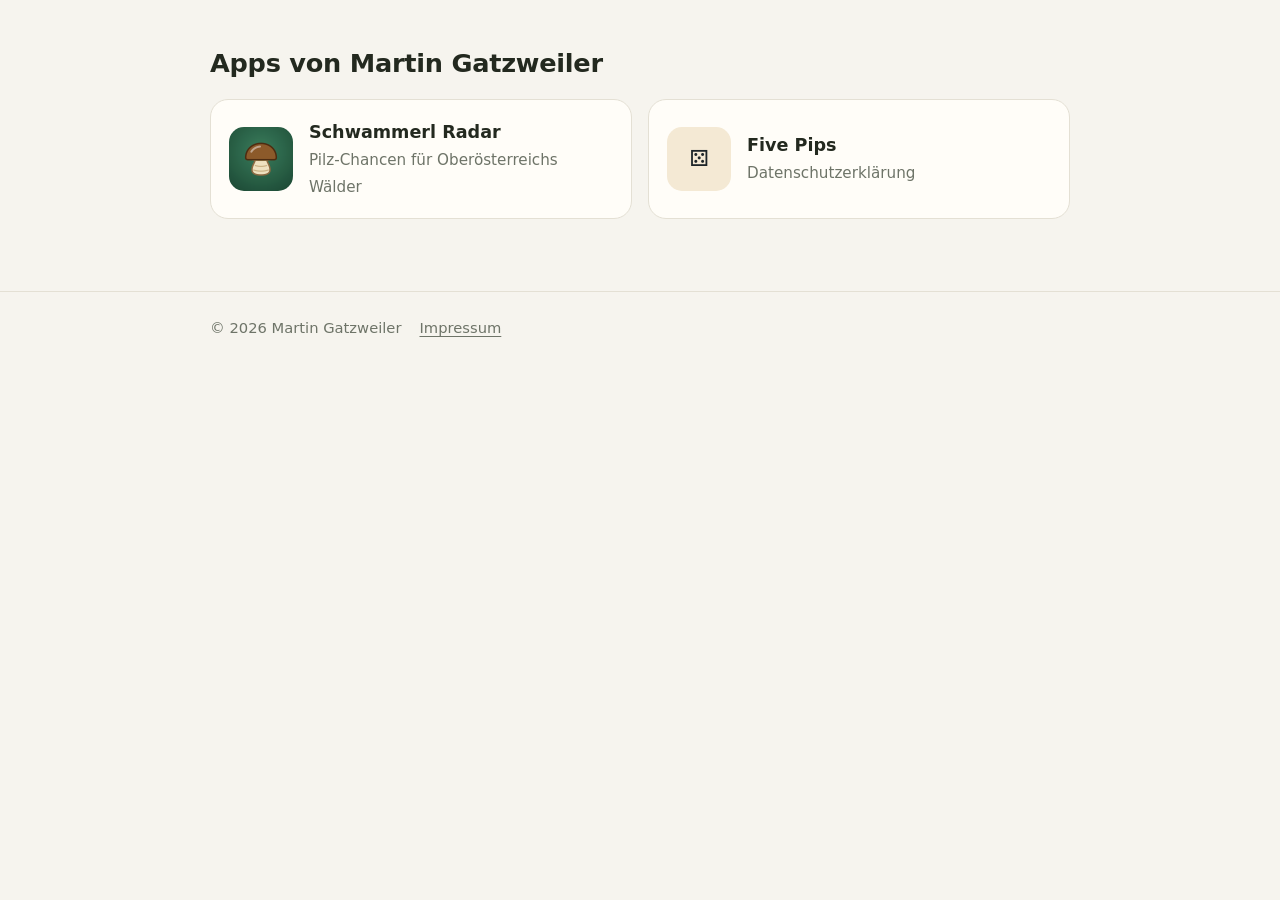
<file: index.html>
<!doctype html>
<html lang="de">
<head>
  <meta charset="utf-8">
  <meta name="viewport" content="width=device-width, initial-scale=1">
  <title>Martin Gatzweiler Apps</title>
  <meta name="description" content="Apps von Martin Gatzweiler: Schwammerl Radar und Five Pips.">
  <link rel="canonical" href="https://mrgatzi.github.io/">
  <link rel="stylesheet" href="schwammerl-radar/style.css">
  <style>
    .apps { display: grid; grid-template-columns: repeat(auto-fit, minmax(260px, 1fr)); gap: 16px; margin-top: 20px; }
    .app { display: flex; gap: 16px; align-items: center; background: var(--card); border: 1px solid var(--line); border-radius: 18px; padding: 18px; color: var(--ink); text-decoration: none; }
    .app img, .app .ph { width: 64px; height: 64px; border-radius: 15px; flex: none; }
    .app .ph { display: grid; place-items: center; background: #f4e9d4; color: #1d2528; font-weight: 800; font-size: 1.4rem; }
    .app strong { display: block; font-size: 1.1rem; }
    .app span { color: var(--muted); font-weight: 400; font-size: .95rem; }
  </style>
</head>
<body>
  <main>
    <div class="wrap">
      <h2>Apps von Martin Gatzweiler</h2>
      <div class="apps">
        <a class="app" href="schwammerl-radar/">
          <img src="schwammerl-radar/icon.png" alt="">
          <div><strong>Schwammerl Radar</strong><span>Pilz-Chancen für Oberösterreichs Wälder</span></div>
        </a>
        <a class="app" href="five-pips-privacy/">
          <div class="ph" aria-hidden="true">⚄</div>
          <div><strong>Five Pips</strong><span>Datenschutzerklärung</span></div>
        </a>
      </div>
    </div>
  </main>
  <footer>
    <div class="wrap">
      <span>© 2026 Martin Gatzweiler</span>
      <a href="impressum/">Impressum</a>
    </div>
  </footer>
</body>
</html>
</file>
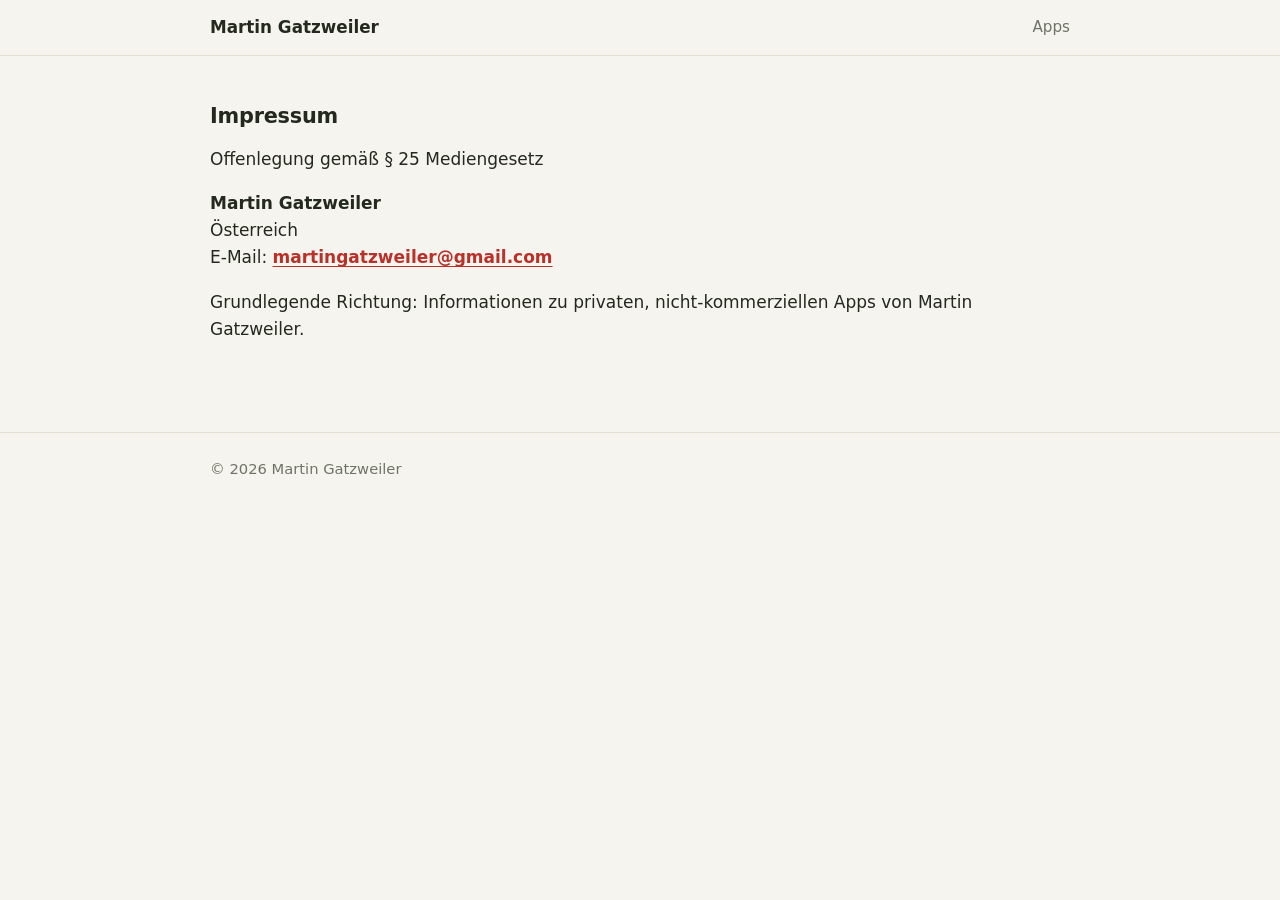
<file: impressum/index.html>
<!doctype html>
<html lang="de">
<head>
  <meta charset="utf-8">
  <meta name="viewport" content="width=device-width, initial-scale=1">
  <title>Impressum</title>
  <meta name="description" content="Impressum und Offenlegung von mrgatzi.github.io.">
  <link rel="canonical" href="https://mrgatzi.github.io/impressum/">
  <link rel="stylesheet" href="../schwammerl-radar/style.css">
</head>
<body>
  <header class="topbar">
    <div class="wrap">
      <a class="brand" href="../">Martin Gatzweiler</a>
      <nav><a href="../">Apps</a></nav>
    </div>
  </header>
  <main class="doc">
    <div class="wrap">
      <h2>Impressum</h2>
      <p>Offenlegung gemäß § 25 Mediengesetz</p>
      <p><strong>Martin Gatzweiler</strong><br>Österreich<br>E-Mail: <a href="mailto:martingatzweiler@gmail.com">martingatzweiler@gmail.com</a></p>
      <p>Grundlegende Richtung: Informationen zu privaten, nicht-kommerziellen Apps von Martin Gatzweiler.</p>
    </div>
  </main>
  <footer>
    <div class="wrap"><span>© 2026 Martin Gatzweiler</span></div>
  </footer>
</body>
</html>
</file>
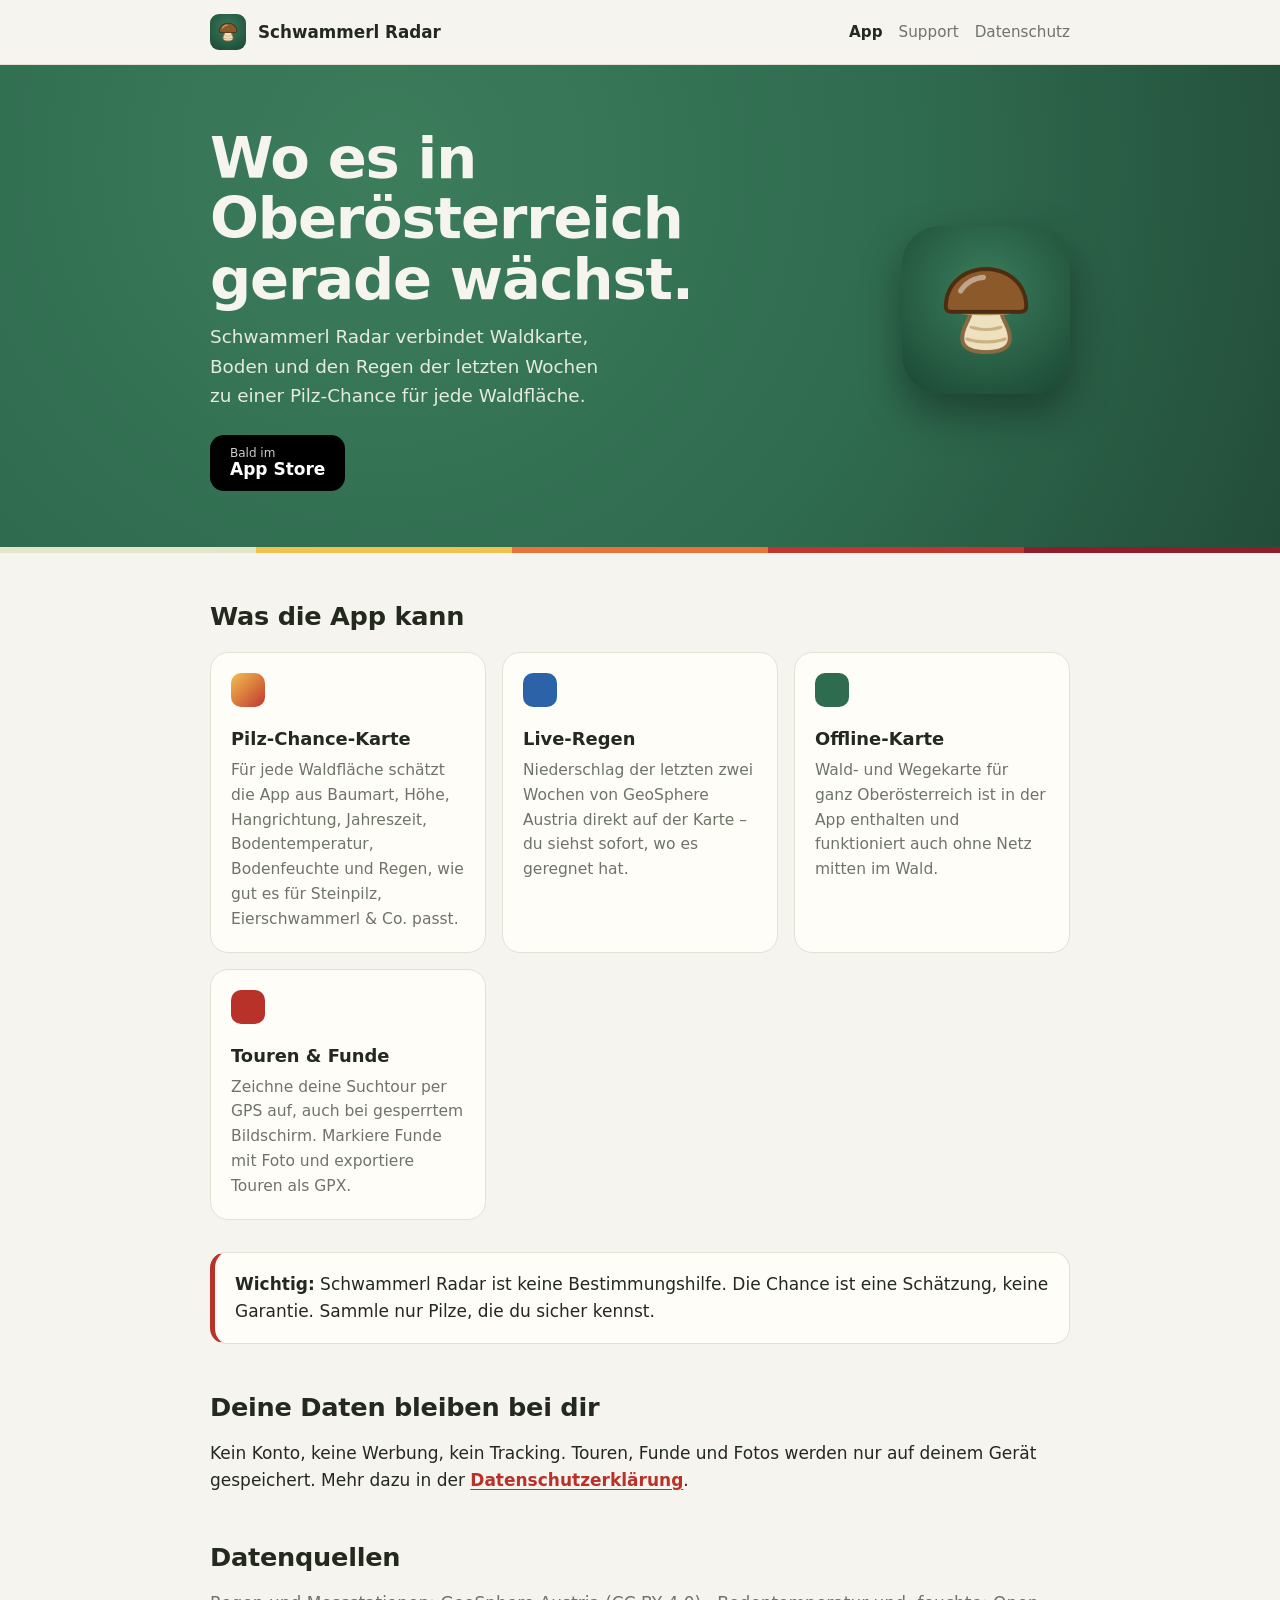
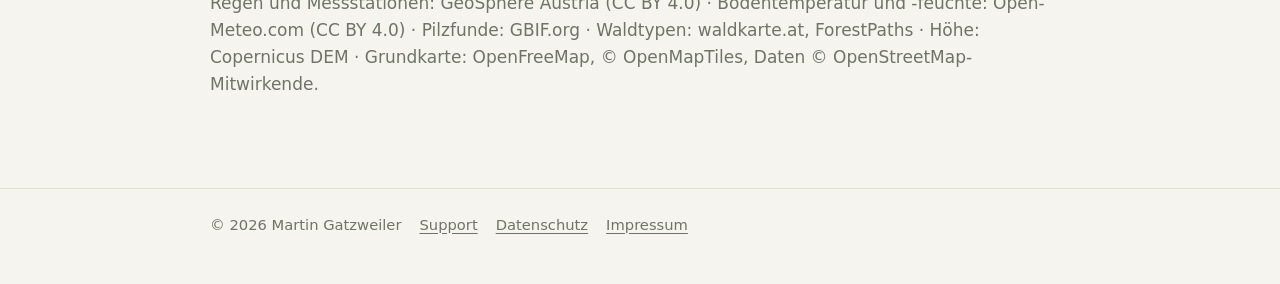
<file: schwammerl-radar/index.html>
<!doctype html>
<html lang="de">
<head>
  <meta charset="utf-8">
  <meta name="viewport" content="width=device-width, initial-scale=1">
  <title>Schwammerl Radar</title>
  <meta name="description" content="Schwammerl Radar zeigt, wo in Oberösterreichs Wäldern gerade gute Chancen auf Pilze bestehen – mit Live-Regen, Offline-Karte und Tourenaufzeichnung.">
  <meta name="theme-color" content="#2f6b4f">
  <link rel="icon" href="icon.png">
  <link rel="apple-touch-icon" href="apple-touch-icon.png">
  <link rel="canonical" href="https://mrgatzi.github.io/schwammerl-radar/">
  <meta property="og:title" content="Schwammerl Radar">
  <meta property="og:description" content="Wo es in Oberösterreich gerade wächst.">
  <meta property="og:image" content="https://mrgatzi.github.io/schwammerl-radar/icon.png">
  <link rel="stylesheet" href="style.css">
</head>
<body>
  <header class="topbar">
    <div class="wrap">
      <img src="icon.png" alt="">
      <a class="brand" href="./">Schwammerl Radar</a>
      <nav>
        <a href="./" aria-current="page">App</a>
        <a href="support/">Support</a>
        <a href="datenschutz/">Datenschutz</a>
      </nav>
    </div>
  </header>

  <section class="hero">
    <div class="wrap">
      <div>
        <h1>Wo es in Oberösterreich gerade wächst.</h1>
        <p>Schwammerl Radar verbindet Waldkarte, Boden und den Regen der letzten Wochen zu einer Pilz-Chance für jede Waldfläche.</p>
        <a class="badge" href="#download" id="download"><span><small>Bald im</small>App Store</span></a>
      </div>
      <img class="icon" src="icon.png" alt="App-Symbol von Schwammerl Radar: ein Steinpilz auf grünem Grund">
    </div>
  </section>
  <div class="ramp" aria-hidden="true"><i style="background:#e3e6c8"></i><i style="background:var(--chance-1)"></i><i style="background:var(--chance-2)"></i><i style="background:var(--chance-3)"></i><i style="background:#8f1d2c"></i></div>

  <main>
    <div class="wrap">
      <h2>Was die App kann</h2>
      <div class="features">
        <div class="feature">
          <span class="dot" style="background:linear-gradient(135deg,var(--chance-1),var(--chance-3))"></span>
          <h3>Pilz-Chance-Karte</h3>
          <p>Für jede Waldfläche schätzt die App aus Baumart, Höhe, Hangrichtung, Jahreszeit, Bodentemperatur, Bodenfeuchte und Regen, wie gut es für Steinpilz, Eierschwammerl &amp; Co. passt.</p>
        </div>
        <div class="feature">
          <span class="dot" style="background:var(--rain)"></span>
          <h3>Live-Regen</h3>
          <p>Niederschlag der letzten zwei Wochen von GeoSphere Austria direkt auf der Karte – du siehst sofort, wo es geregnet hat.</p>
        </div>
        <div class="feature">
          <span class="dot" style="background:var(--forest)"></span>
          <h3>Offline-Karte</h3>
          <p>Wald- und Wegekarte für ganz Oberösterreich ist in der App enthalten und funktioniert auch ohne Netz mitten im Wald.</p>
        </div>
        <div class="feature">
          <span class="dot" style="background:var(--accent)"></span>
          <h3>Touren &amp; Funde</h3>
          <p>Zeichne deine Suchtour per GPS auf, auch bei gesperrtem Bildschirm. Markiere Funde mit Foto und exportiere Touren als GPX.</p>
        </div>
      </div>

      <div class="note">
        <p><strong>Wichtig:</strong> Schwammerl Radar ist keine Bestimmungshilfe. Die Chance ist eine Schätzung, keine Garantie. Sammle nur Pilze, die du sicher kennst.</p>
      </div>

      <h2>Deine Daten bleiben bei dir</h2>
      <p>Kein Konto, keine Werbung, kein Tracking. Touren, Funde und Fotos werden nur auf deinem Gerät gespeichert. Mehr dazu in der <a href="datenschutz/">Datenschutzerklärung</a>.</p>

      <h2>Datenquellen</h2>
      <p class="muted">Regen und Messstationen: GeoSphere Austria (CC BY 4.0) · Bodentemperatur und -feuchte: Open-Meteo.com (CC BY 4.0) · Pilzfunde: GBIF.org · Waldtypen: waldkarte.at, ForestPaths · Höhe: Copernicus DEM · Grundkarte: OpenFreeMap, © OpenMapTiles, Daten © OpenStreetMap-Mitwirkende.</p>
    </div>
  </main>

  <footer>
    <div class="wrap">
      <span>© 2026 Martin Gatzweiler</span>
      <a href="support/">Support</a>
      <a href="datenschutz/">Datenschutz</a>
      <a href="../impressum/">Impressum</a>
    </div>
  </footer>
</body>
</html>
</file>
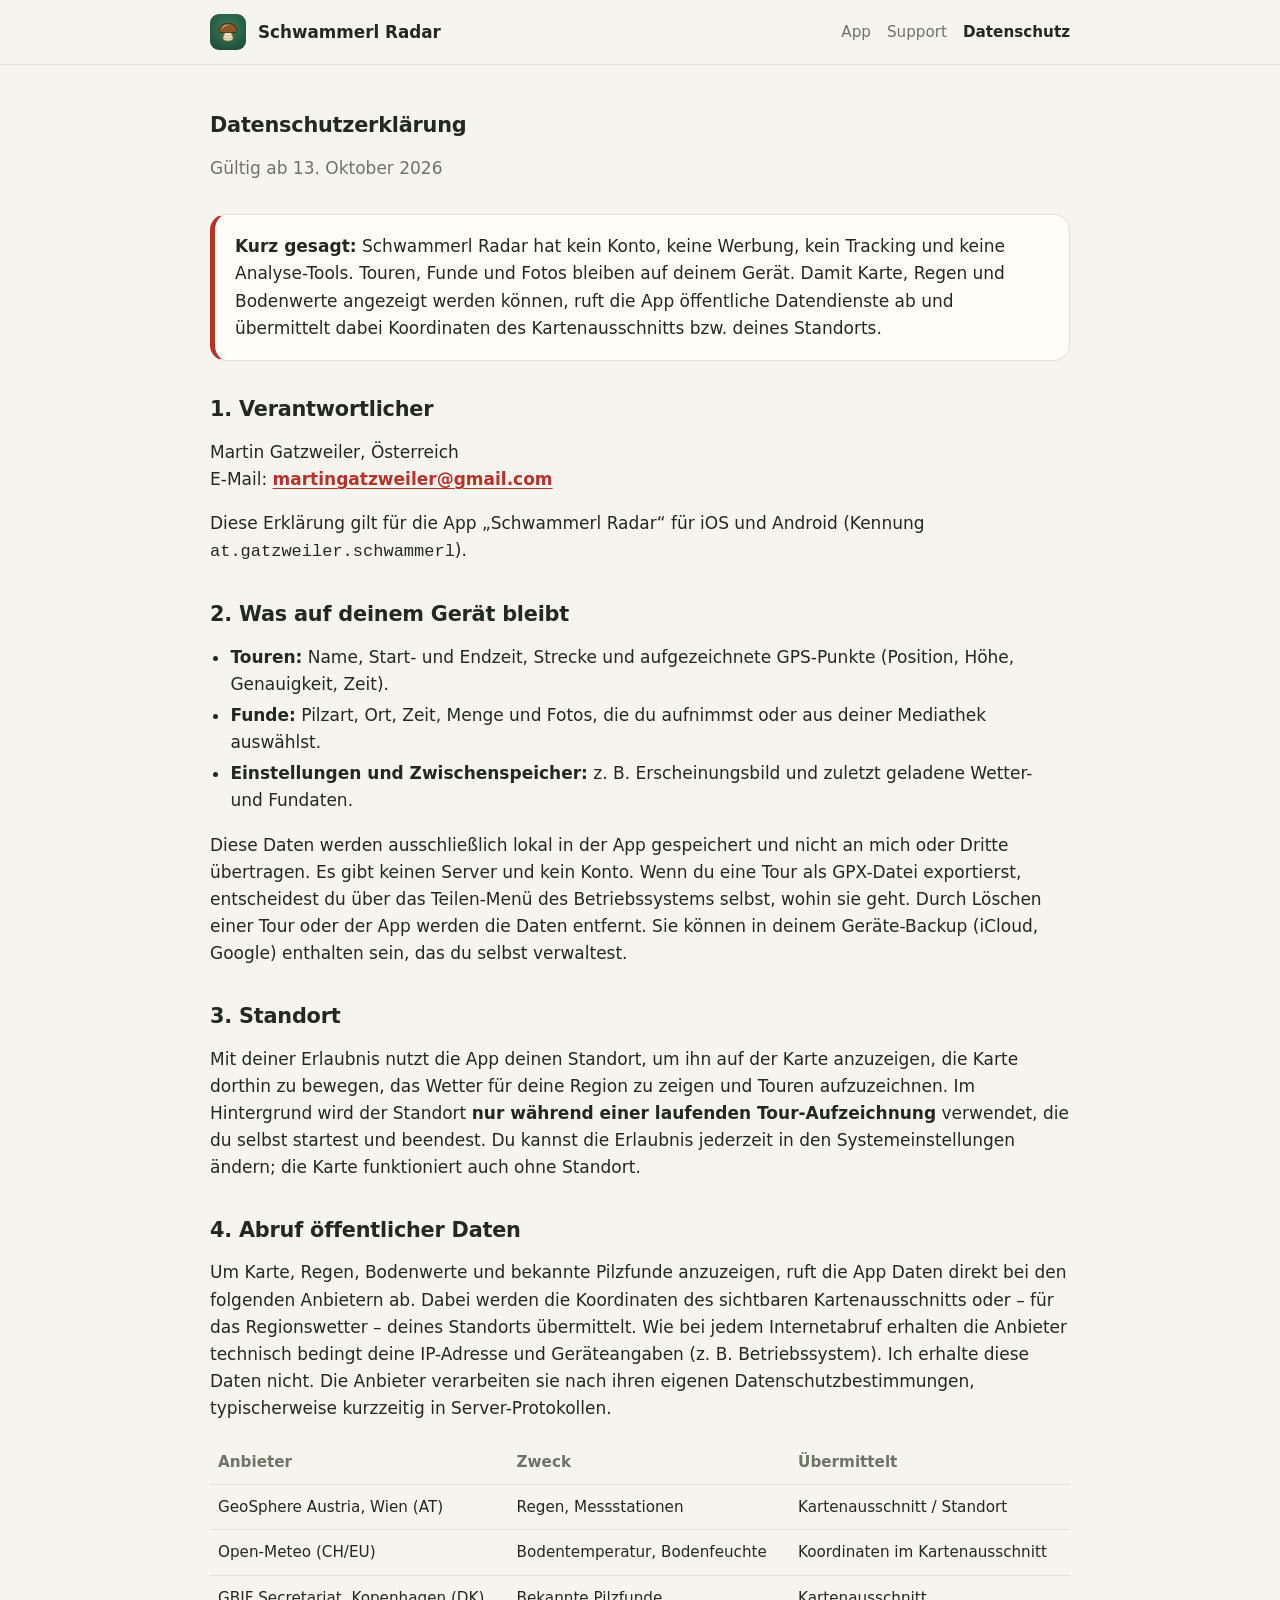
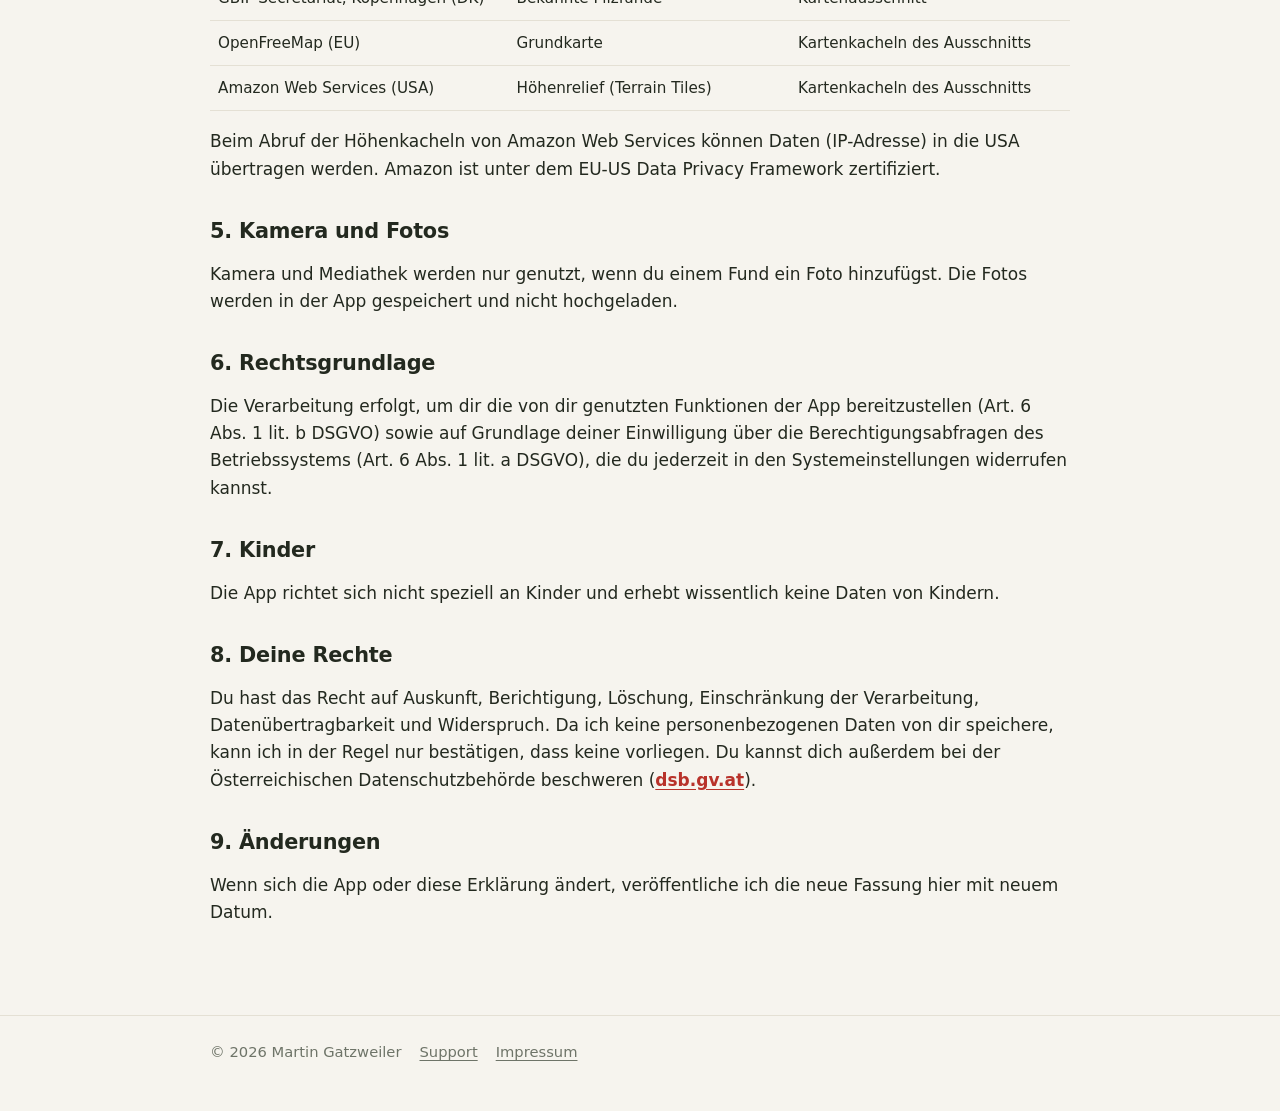
<file: schwammerl-radar/datenschutz/index.html>
<!doctype html>
<html lang="de">
<head>
  <meta charset="utf-8">
  <meta name="viewport" content="width=device-width, initial-scale=1">
  <title>Schwammerl Radar Datenschutz</title>
  <meta name="description" content="Datenschutzerklärung der App Schwammerl Radar.">
  <meta name="theme-color" content="#2f6b4f">
  <link rel="icon" href="../icon.png">
  <link rel="apple-touch-icon" href="../apple-touch-icon.png">
  <link rel="canonical" href="https://mrgatzi.github.io/schwammerl-radar/datenschutz/">
  <link rel="stylesheet" href="../style.css">
</head>
<body>
  <header class="topbar">
    <div class="wrap">
      <img src="../icon.png" alt="">
      <a class="brand" href="../">Schwammerl Radar</a>
      <nav>
        <a href="../">App</a>
        <a href="../support/">Support</a>
        <a href="./" aria-current="page">Datenschutz</a>
      </nav>
    </div>
  </header>

  <main class="doc">
    <div class="wrap">
      <h2>Datenschutzerklärung</h2>
      <p class="muted">Gültig ab 13. Oktober 2026</p>

      <div class="note">
        <p><strong>Kurz gesagt:</strong> Schwammerl Radar hat kein Konto, keine Werbung, kein Tracking und keine Analyse-Tools. Touren, Funde und Fotos bleiben auf deinem Gerät. Damit Karte, Regen und Bodenwerte angezeigt werden können, ruft die App öffentliche Datendienste ab und übermittelt dabei Koordinaten des Kartenausschnitts bzw. deines Standorts.</p>
      </div>

      <h2>1. Verantwortlicher</h2>
      <p>Martin Gatzweiler, Österreich<br>E-Mail: <a href="mailto:martingatzweiler@gmail.com">martingatzweiler@gmail.com</a></p>
      <p>Diese Erklärung gilt für die App „Schwammerl Radar“ für iOS und Android (Kennung <code>at.gatzweiler.schwammerl</code>).</p>

      <h2>2. Was auf deinem Gerät bleibt</h2>
      <ul>
        <li><strong>Touren:</strong> Name, Start- und Endzeit, Strecke und aufgezeichnete GPS-Punkte (Position, Höhe, Genauigkeit, Zeit).</li>
        <li><strong>Funde:</strong> Pilzart, Ort, Zeit, Menge und Fotos, die du aufnimmst oder aus deiner Mediathek auswählst.</li>
        <li><strong>Einstellungen und Zwischenspeicher:</strong> z. B. Erscheinungsbild und zuletzt geladene Wetter- und Fundaten.</li>
      </ul>
      <p>Diese Daten werden ausschließlich lokal in der App gespeichert und nicht an mich oder Dritte übertragen. Es gibt keinen Server und kein Konto. Wenn du eine Tour als GPX-Datei exportierst, entscheidest du über das Teilen-Menü des Betriebssystems selbst, wohin sie geht. Durch Löschen einer Tour oder der App werden die Daten entfernt. Sie können in deinem Geräte-Backup (iCloud, Google) enthalten sein, das du selbst verwaltest.</p>

      <h2>3. Standort</h2>
      <p>Mit deiner Erlaubnis nutzt die App deinen Standort, um ihn auf der Karte anzuzeigen, die Karte dorthin zu bewegen, das Wetter für deine Region zu zeigen und Touren aufzuzeichnen. Im Hintergrund wird der Standort <strong>nur während einer laufenden Tour-Aufzeichnung</strong> verwendet, die du selbst startest und beendest. Du kannst die Erlaubnis jederzeit in den Systemeinstellungen ändern; die Karte funktioniert auch ohne Standort.</p>

      <h2>4. Abruf öffentlicher Daten</h2>
      <p>Um Karte, Regen, Bodenwerte und bekannte Pilzfunde anzuzeigen, ruft die App Daten direkt bei den folgenden Anbietern ab. Dabei werden die Koordinaten des sichtbaren Kartenausschnitts oder – für das Regionswetter – deines Standorts übermittelt. Wie bei jedem Internetabruf erhalten die Anbieter technisch bedingt deine IP-Adresse und Geräteangaben (z. B. Betriebssystem). Ich erhalte diese Daten nicht. Die Anbieter verarbeiten sie nach ihren eigenen Datenschutzbestimmungen, typischerweise kurzzeitig in Server-Protokollen.</p>
      <div class="scroll">
        <table>
          <thead><tr><th>Anbieter</th><th>Zweck</th><th>Übermittelt</th></tr></thead>
          <tbody>
            <tr><td>GeoSphere Austria, Wien (AT)</td><td>Regen, Messstationen</td><td>Kartenausschnitt / Standort</td></tr>
            <tr><td>Open-Meteo (CH/EU)</td><td>Bodentemperatur, Bodenfeuchte</td><td>Koordinaten im Kartenausschnitt</td></tr>
            <tr><td>GBIF Secretariat, Kopenhagen (DK)</td><td>Bekannte Pilzfunde</td><td>Kartenausschnitt</td></tr>
            <tr><td>OpenFreeMap (EU)</td><td>Grundkarte</td><td>Kartenkacheln des Ausschnitts</td></tr>
            <tr><td>Amazon Web Services (USA)</td><td>Höhenrelief (Terrain Tiles)</td><td>Kartenkacheln des Ausschnitts</td></tr>
          </tbody>
        </table>
      </div>
      <p>Beim Abruf der Höhenkacheln von Amazon Web Services können Daten (IP-Adresse) in die USA übertragen werden. Amazon ist unter dem EU-US Data Privacy Framework zertifiziert.</p>

      <h2>5. Kamera und Fotos</h2>
      <p>Kamera und Mediathek werden nur genutzt, wenn du einem Fund ein Foto hinzufügst. Die Fotos werden in der App gespeichert und nicht hochgeladen.</p>

      <h2>6. Rechtsgrundlage</h2>
      <p>Die Verarbeitung erfolgt, um dir die von dir genutzten Funktionen der App bereitzustellen (Art. 6 Abs. 1 lit. b DSGVO) sowie auf Grundlage deiner Einwilligung über die Berechtigungsabfragen des Betriebssystems (Art. 6 Abs. 1 lit. a DSGVO), die du jederzeit in den Systemeinstellungen widerrufen kannst.</p>

      <h2>7. Kinder</h2>
      <p>Die App richtet sich nicht speziell an Kinder und erhebt wissentlich keine Daten von Kindern.</p>

      <h2>8. Deine Rechte</h2>
      <p>Du hast das Recht auf Auskunft, Berichtigung, Löschung, Einschränkung der Verarbeitung, Datenübertragbarkeit und Widerspruch. Da ich keine personenbezogenen Daten von dir speichere, kann ich in der Regel nur bestätigen, dass keine vorliegen. Du kannst dich außerdem bei der Österreichischen Datenschutzbehörde beschweren (<a href="https://www.dsb.gv.at">dsb.gv.at</a>).</p>

      <h2>9. Änderungen</h2>
      <p>Wenn sich die App oder diese Erklärung ändert, veröffentliche ich die neue Fassung hier mit neuem Datum.</p>
    </div>
  </main>

  <footer>
    <div class="wrap">
      <span>© 2026 Martin Gatzweiler</span>
      <a href="../support/">Support</a>
      <a href="../../impressum/">Impressum</a>
    </div>
  </footer>
</body>
</html>
</file>
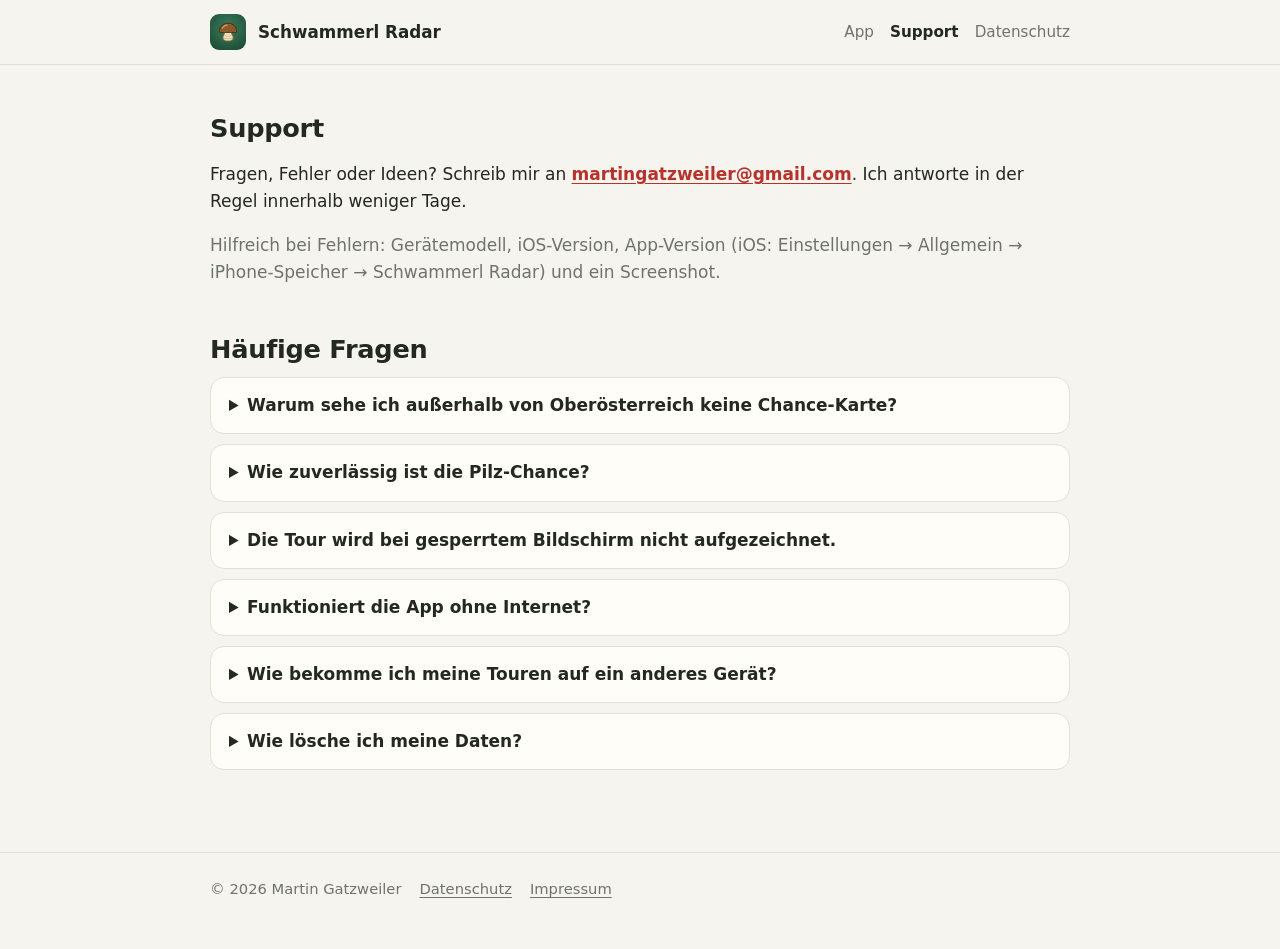
<file: schwammerl-radar/support/index.html>
<!doctype html>
<html lang="de">
<head>
  <meta charset="utf-8">
  <meta name="viewport" content="width=device-width, initial-scale=1">
  <title>Schwammerl Radar Support</title>
  <meta name="description" content="Hilfe und Kontakt für die App Schwammerl Radar.">
  <meta name="theme-color" content="#2f6b4f">
  <link rel="icon" href="../icon.png">
  <link rel="apple-touch-icon" href="../apple-touch-icon.png">
  <link rel="canonical" href="https://mrgatzi.github.io/schwammerl-radar/support/">
  <link rel="stylesheet" href="../style.css">
</head>
<body>
  <header class="topbar">
    <div class="wrap">
      <img src="../icon.png" alt="">
      <a class="brand" href="../">Schwammerl Radar</a>
      <nav>
        <a href="../">App</a>
        <a href="./" aria-current="page">Support</a>
        <a href="../datenschutz/">Datenschutz</a>
      </nav>
    </div>
  </header>

  <main>
    <div class="wrap">
      <h2>Support</h2>
      <p>Fragen, Fehler oder Ideen? Schreib mir an <a href="mailto:martingatzweiler@gmail.com?subject=Schwammerl%20Radar">martingatzweiler@gmail.com</a>. Ich antworte in der Regel innerhalb weniger Tage.</p>
      <p class="muted">Hilfreich bei Fehlern: Gerätemodell, iOS-Version, App-Version (iOS: Einstellungen → Allgemein → iPhone-Speicher → Schwammerl Radar) und ein Screenshot.</p>

      <h2>Häufige Fragen</h2>
      <div class="faq">
        <details>
          <summary>Warum sehe ich außerhalb von Oberösterreich keine Chance-Karte?</summary>
          <p>Wald- und Bodendaten sind derzeit nur für Oberösterreich in der App enthalten. Weitere Regionen sind geplant.</p>
        </details>
        <details>
          <summary>Wie zuverlässig ist die Pilz-Chance?</summary>
          <p>Sie ist eine Schätzung aus Baumart, Höhe, Hangrichtung, Jahreszeit, Bodentemperatur, Bodenfeuchte und Regen der letzten zwei Wochen. Sie zeigt, wo die Bedingungen gut sind – nicht, wo sicher Pilze stehen. Die App ist keine Bestimmungshilfe: Sammle nur, was du sicher kennst.</p>
        </details>
        <details>
          <summary>Die Tour wird bei gesperrtem Bildschirm nicht aufgezeichnet.</summary>
          <p>Erlaube den Standortzugriff „Immer“: Einstellungen → Schwammerl Radar → Standort → Immer. Ohne diese Freigabe kann iOS die Aufzeichnung im Hintergrund pausieren. Der Standort wird nur während einer laufenden Tour im Hintergrund genutzt.</p>
        </details>
        <details>
          <summary>Funktioniert die App ohne Internet?</summary>
          <p>Ja. Wald- und Wegekarte sind in der App enthalten, Touren und Funde werden lokal gespeichert. Für aktuellen Regen, Bodenwerte und die Grundkarte bei starkem Zoom braucht die App Netz.</p>
        </details>
        <details>
          <summary>Wie bekomme ich meine Touren auf ein anderes Gerät?</summary>
          <p>Öffne die Tour unter „Meine Touren“ und exportiere sie als GPX-Datei. GPX lässt sich in den meisten Karten- und Wander-Apps öffnen.</p>
        </details>
        <details>
          <summary>Wie lösche ich meine Daten?</summary>
          <p>Einzelne Touren löschst du unter „Meine Touren“. Wenn du die App löschst, werden alle Touren, Funde und Fotos der App entfernt. Es gibt keine Kopie auf einem Server.</p>
        </details>
      </div>
    </div>
  </main>

  <footer>
    <div class="wrap">
      <span>© 2026 Martin Gatzweiler</span>
      <a href="../datenschutz/">Datenschutz</a>
      <a href="../../impressum/">Impressum</a>
    </div>
  </footer>
</body>
</html>
</file>
<file: schwammerl-radar/style.css>
:root {
  --bg: #f6f4ee;
  --card: #fffdf8;
  --ink: #23291f;
  --muted: #6e7468;
  --line: #e4e0d4;
  --forest: #2f6b4f;
  --forest-ink: #f6f4ee;
  --accent: #b8322a;
  --rain: #2c62a8;
  --chance-1: #f2c14e;
  --chance-2: #e8743b;
  --chance-3: #c2362f;
  color-scheme: light dark;
}
@media (prefers-color-scheme: dark) {
  :root {
    --bg: #141712;
    --card: #1c201a;
    --ink: #e9ece4;
    --muted: #9aa194;
    --line: #2d332a;
    --forest: #24543e;
    --accent: #d9483e;
    --rain: #6b9ee0;
  }
}
* { box-sizing: border-box; }
html { -webkit-text-size-adjust: 100%; }
body {
  margin: 0;
  background: var(--bg);
  color: var(--ink);
  font: 17px/1.6 system-ui, -apple-system, BlinkMacSystemFont, "Segoe UI", sans-serif;
}
a { color: var(--accent); font-weight: 600; text-underline-offset: 3px; }
.wrap { width: min(860px, calc(100% - 32px)); margin-inline: auto; }

.topbar { border-bottom: 1px solid var(--line); }
.topbar .wrap { display: flex; align-items: center; gap: 12px; padding: 14px 0; }
.topbar img { width: 36px; height: 36px; border-radius: 9px; }
.topbar .brand { color: var(--ink); text-decoration: none; font-weight: 700; font-size: 1.05rem; }
.topbar nav { margin-left: auto; display: flex; gap: 16px; flex-wrap: wrap; font-size: .95rem; }
.topbar nav a { color: var(--muted); font-weight: 500; text-decoration: none; }
.topbar nav a[aria-current="page"] { color: var(--ink); font-weight: 700; }

.hero {
  background: radial-gradient(circle at 30% 20%, #3c7d5c, var(--forest) 55%, #234d39);
  color: var(--forest-ink);
}
.hero .wrap { display: grid; grid-template-columns: 1fr auto; gap: 32px; align-items: center; padding: 64px 0 56px; }
.hero h1 { margin: 0 0 12px; font-size: clamp(2.3rem, 7vw, 3.6rem); line-height: 1.05; letter-spacing: -.02em; }
.hero p { margin: 0 0 24px; font-size: 1.15rem; max-width: 34ch; opacity: .92; }
.hero .icon { width: 168px; height: 168px; border-radius: 38px; box-shadow: 0 18px 40px rgba(0,0,0,.35); }
.badge {
  display: inline-flex; align-items: center; gap: 10px;
  padding: 12px 20px; border-radius: 14px;
  background: #000; color: #fff; text-decoration: none; font-weight: 600;
}
.badge small { display: block; font-weight: 400; font-size: .75rem; opacity: .8; line-height: 1.1; }
.badge span { line-height: 1.15; }
.ramp { display: flex; height: 6px; }
.ramp i { flex: 1; }

main { padding: 48px 0 24px; }
h2 { font-size: 1.6rem; line-height: 1.2; margin: 48px 0 12px; letter-spacing: -.01em; }
h3 { font-size: 1.12rem; margin: 28px 0 6px; }
main > .wrap > h2:first-child { margin-top: 0; }
.muted { color: var(--muted); }

.features { display: grid; grid-template-columns: repeat(auto-fit, minmax(240px, 1fr)); gap: 16px; margin-top: 20px; }
.feature { background: var(--card); border: 1px solid var(--line); border-radius: 18px; padding: 20px; }
.feature h3 { margin: 10px 0 4px; }
.feature p { margin: 0; color: var(--muted); font-size: .97rem; }
.dot { display: inline-block; width: 34px; height: 34px; border-radius: 10px; }

.note {
  margin: 32px 0; padding: 18px 20px; border-radius: 16px;
  background: var(--card); border: 1px solid var(--line); border-left: 5px solid var(--accent);
}
.note p { margin: 0; }

.faq details { background: var(--card); border: 1px solid var(--line); border-radius: 14px; padding: 14px 18px; margin: 10px 0; }
.faq summary { cursor: pointer; font-weight: 600; }
.faq details p { margin: 10px 0 0; }

.doc h2 { font-size: 1.3rem; margin-top: 36px; }
.doc ul { padding-left: 1.2em; }
.doc li { margin: 4px 0; }
table { width: 100%; border-collapse: collapse; font-size: .95rem; }
th, td { text-align: left; padding: 10px 8px; border-bottom: 1px solid var(--line); vertical-align: top; }
th { color: var(--muted); font-weight: 600; }
.scroll { overflow-x: auto; }

footer { border-top: 1px solid var(--line); margin-top: 48px; }
footer .wrap { padding: 24px 0 48px; display: flex; gap: 18px; flex-wrap: wrap; color: var(--muted); font-size: .92rem; }
footer a { color: var(--muted); font-weight: 500; }

@media (max-width: 640px) {
  .hero .wrap { grid-template-columns: 1fr; padding: 40px 0; }
  .hero .icon { width: 112px; height: 112px; border-radius: 26px; order: -1; }
  .topbar nav { gap: 12px; }
}
</file>
